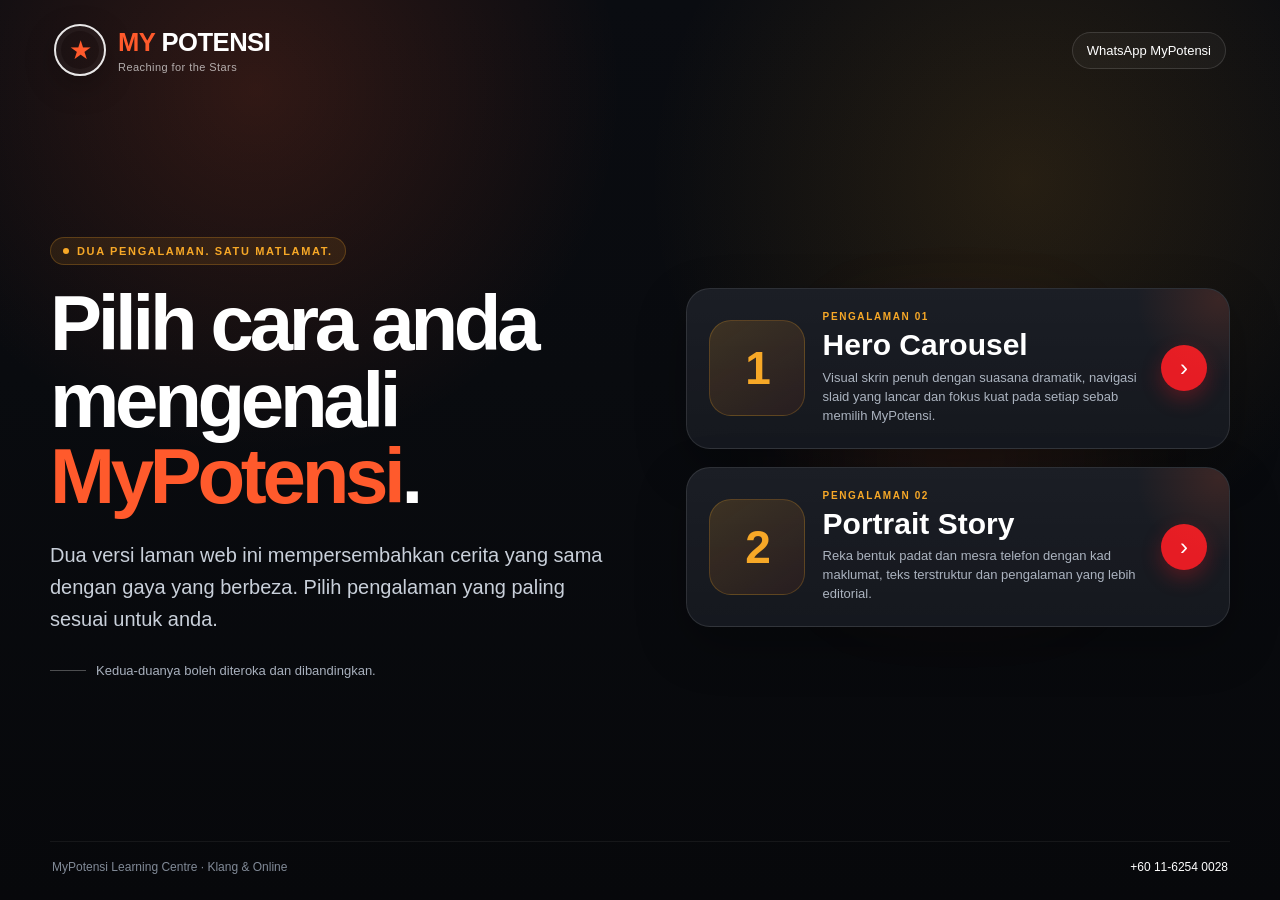
<file: index.html>
<!DOCTYPE html>
<html lang="ms">
<head>
  <meta charset="UTF-8">
  <meta name="viewport" content="width=device-width, initial-scale=1, viewport-fit=cover">
  <meta name="theme-color" content="#0a0b0f">
  <title>MyPotensi — Pilih Pengalaman Anda</title>
  <meta name="description" content="Pilih antara dua pengalaman web MyPotensi Learning Centre.">
  <style>
    :root{
      --bg:#090b10;
      --panel:#11141b;
      --panel2:#171b24;
      --white:#fff;
      --muted:#a8b0bd;
      --gold:#f7a827;
      --orange:#ff5a2c;
      --red:#e61c24;
    }
    *{box-sizing:border-box;margin:0;padding:0}
    html,body{min-height:100%}
    body{
      font-family:-apple-system,BlinkMacSystemFont,"Segoe UI",Roboto,"Helvetica Neue",Arial,sans-serif;
      color:#fff;
      background:
        radial-gradient(circle at 20% 10%,rgba(255,90,44,.16),transparent 28%),
        radial-gradient(circle at 80% 20%,rgba(247,168,39,.12),transparent 30%),
        linear-gradient(180deg,#0a0c11 0%,#090b0f 42%,#07080b 100%);
      min-height:100dvh;
      overflow-x:hidden;
    }
    .shell{
      width:min(1180px,calc(100% - 28px));
      margin:0 auto;
      min-height:100dvh;
      display:flex;
      flex-direction:column;
    }
    header{
      display:flex;
      align-items:center;
      justify-content:space-between;
      padding:24px 4px 12px;
      gap:16px;
    }
    .brand{
      display:flex;
      align-items:center;
      gap:12px;
      text-decoration:none;
      color:#fff;
    }
    .brand-mark{
      width:52px;height:52px;border-radius:50%;
      border:2px solid rgba(255,255,255,.9);
      display:grid;place-items:center;
      box-shadow:inset 0 0 0 5px rgba(255,255,255,.035),0 10px 30px rgba(0,0,0,.25);
      flex:0 0 auto;
    }
    .brand-mark span{color:var(--orange);font-size:26px}
    .brand-copy strong{display:block;font-size:clamp(18px,2vw,28px);letter-spacing:-.02em}
    .brand-copy strong em{font-style:normal;color:var(--orange)}
    .brand-copy small{display:block;color:rgba(255,255,255,.65);font-size:11px;margin-top:4px;letter-spacing:.04em}
    .top-link{
      color:#fff;text-decoration:none;font-size:13px;
      border:1px solid rgba(255,255,255,.13);
      padding:10px 14px;border-radius:999px;
      background:rgba(255,255,255,.035);
    }
    .hero{
      flex:1;
      display:grid;
      grid-template-columns:1.05fr 1fr;
      align-items:center;
      gap:clamp(28px,5vw,68px);
      padding:38px 0 52px;
    }
    .intro{max-width:560px}
    .eyebrow{
      display:inline-flex;
      align-items:center;
      gap:8px;
      color:var(--gold);
      background:rgba(247,168,39,.1);
      border:1px solid rgba(247,168,39,.24);
      border-radius:999px;
      padding:7px 12px;
      font-size:11px;
      font-weight:700;
      letter-spacing:.15em;
      text-transform:uppercase;
      margin-bottom:20px;
    }
    .eyebrow::before{content:"";width:6px;height:6px;border-radius:50%;background:var(--gold)}
    h1{
      font-size:clamp(42px,7vw,78px);
      line-height:.98;
      letter-spacing:-.055em;
      max-width:720px;
      text-wrap:balance;
    }
    h1 span{color:var(--orange)}
    .lede{
      margin-top:24px;
      color:#c9d0da;
      font-size:clamp(16px,1.8vw,20px);
      line-height:1.6;
      max-width:600px;
    }
    .choice-note{
      margin-top:28px;
      display:flex;
      align-items:center;
      gap:10px;
      color:var(--muted);
      font-size:13px;
    }
    .choice-note::before{
      content:"";
      width:36px;height:1px;background:rgba(255,255,255,.28);
    }
    .cards{
      display:grid;
      grid-template-columns:1fr;
      gap:18px;
      position:relative;
    }
    .cards::before{
      content:"";
      position:absolute;
      inset:-18px;
      background:radial-gradient(circle at 50% 50%,rgba(255,90,44,.08),transparent 65%);
      pointer-events:none;
      filter:blur(20px);
    }
    .card{
      position:relative;
      display:grid;
      grid-template-columns:96px 1fr auto;
      align-items:center;
      gap:18px;
      padding:22px;
      border-radius:24px;
      text-decoration:none;
      color:#fff;
      background:
        linear-gradient(180deg,rgba(255,255,255,.045),rgba(255,255,255,.015)),
        var(--panel);
      border:1px solid rgba(255,255,255,.1);
      box-shadow:0 18px 50px rgba(0,0,0,.28);
      overflow:hidden;
      transition:transform .22s ease,border-color .22s ease,background .22s ease;
    }
    .card:hover{
      transform:translateY(-3px);
      border-color:rgba(247,168,39,.4);
      background:
        linear-gradient(180deg,rgba(247,168,39,.05),rgba(255,255,255,.018)),
        var(--panel2);
    }
    .card::after{
      content:"";
      position:absolute;
      right:-80px;top:-80px;width:180px;height:180px;border-radius:50%;
      background:radial-gradient(circle,rgba(255,90,44,.14),transparent 65%);
      pointer-events:none;
    }
    .num{
      width:96px;height:96px;border-radius:22px;
      display:grid;place-items:center;
      font-size:46px;font-weight:800;letter-spacing:-.06em;
      background:linear-gradient(145deg,rgba(247,168,39,.16),rgba(255,90,44,.07));
      border:1px solid rgba(247,168,39,.22);
      color:var(--gold);
    }
    .card-copy small{
      display:block;
      color:var(--gold);
      font-size:10px;font-weight:800;
      letter-spacing:.16em;text-transform:uppercase;
      margin-bottom:7px;
    }
    .card-copy h2{
      font-size:clamp(22px,2.5vw,30px);
      line-height:1.05;
      margin:0;
    }
    .card-copy p{
      margin-top:8px;
      color:#abb3bf;
      line-height:1.45;
      font-size:13px;
      max-width:520px;
    }
    .arrow{
      width:46px;height:46px;border-radius:50%;
      display:grid;place-items:center;
      background:var(--red);
      color:#fff;
      font-size:24px;
      box-shadow:0 8px 20px rgba(230,28,36,.3);
      transition:transform .2s ease;
      flex:0 0 auto;
    }
    .card:hover .arrow{transform:translateX(3px)}
    footer{
      display:flex;
      align-items:center;
      justify-content:space-between;
      gap:16px;
      padding:18px 2px 26px;
      border-top:1px solid rgba(255,255,255,.06);
      color:#818a97;
      font-size:12px;
    }
    footer a{color:#fff;text-decoration:none}
    @media(max-width:860px){
      .hero{
        grid-template-columns:1fr;
        align-items:start;
        gap:34px;
        padding:28px 0 40px;
      }
      .intro{max-width:none}
      h1{max-width:780px}
      .cards{max-width:720px}
    }
    @media(max-width:560px){
      .shell{width:min(100% - 20px,1180px)}
      header{padding-top:18px}
      .top-link{display:none}
      .brand-mark{width:46px;height:46px}
      .hero{padding-top:22px}
      h1{font-size:clamp(40px,14vw,62px)}
      .lede{font-size:16px}
      .card{
        grid-template-columns:74px 1fr;
        gap:14px;
        padding:18px;
      }
      .num{
        width:74px;height:74px;border-radius:18px;
        font-size:38px;
      }
      .arrow{
        grid-column:2;
        justify-self:start;
        width:40px;height:40px;
        margin-top:4px;
      }
      footer{flex-direction:column;align-items:flex-start}
    }
  </style>
</head>
<body>
  <div class="shell">
    <header>
      <a class="brand" href="./" aria-label="MyPotensi">
        <div class="brand-mark" aria-hidden="true"><span>★</span></div>
        <div class="brand-copy">
          <strong><em>MY</em> POTENSI</strong>
          <small>Reaching for the Stars</small>
        </div>
      </a>
      <a class="top-link" href="https://wa.me/601162540028" target="_blank" rel="noopener">WhatsApp MyPotensi</a>
    </header>

    <main class="hero">
      <section class="intro">
        <div class="eyebrow">Dua pengalaman. Satu matlamat.</div>
        <h1>Pilih cara anda mengenali <span>MyPotensi</span>.</h1>
        <p class="lede">Dua versi laman web ini mempersembahkan cerita yang sama dengan gaya yang berbeza. Pilih pengalaman yang paling sesuai untuk anda.</p>
        <div class="choice-note">Kedua-duanya boleh diteroka dan dibandingkan.</div>
      </section>

      <section class="cards" aria-label="Pilihan laman web MyPotensi">
        <a class="card" href="./mypotensi1/">
          <div class="num">1</div>
          <div class="card-copy">
            <small>Pengalaman 01</small>
            <h2>Hero Carousel</h2>
            <p>Visual skrin penuh dengan suasana dramatik, navigasi slaid yang lancar dan fokus kuat pada setiap sebab memilih MyPotensi.</p>
          </div>
          <div class="arrow" aria-hidden="true">›</div>
        </a>

        <a class="card" href="./mypotensi2/">
          <div class="num">2</div>
          <div class="card-copy">
            <small>Pengalaman 02</small>
            <h2>Portrait Story</h2>
            <p>Reka bentuk padat dan mesra telefon dengan kad maklumat, teks terstruktur dan pengalaman yang lebih editorial.</p>
          </div>
          <div class="arrow" aria-hidden="true">›</div>
        </a>
      </section>
    </main>

    <footer>
      <span>MyPotensi Learning Centre · Klang & Online</span>
      <a href="https://wa.me/601162540028" target="_blank" rel="noopener">+60 11-6254 0028</a>
    </footer>
  </div>
</body>
</html>
</file>
